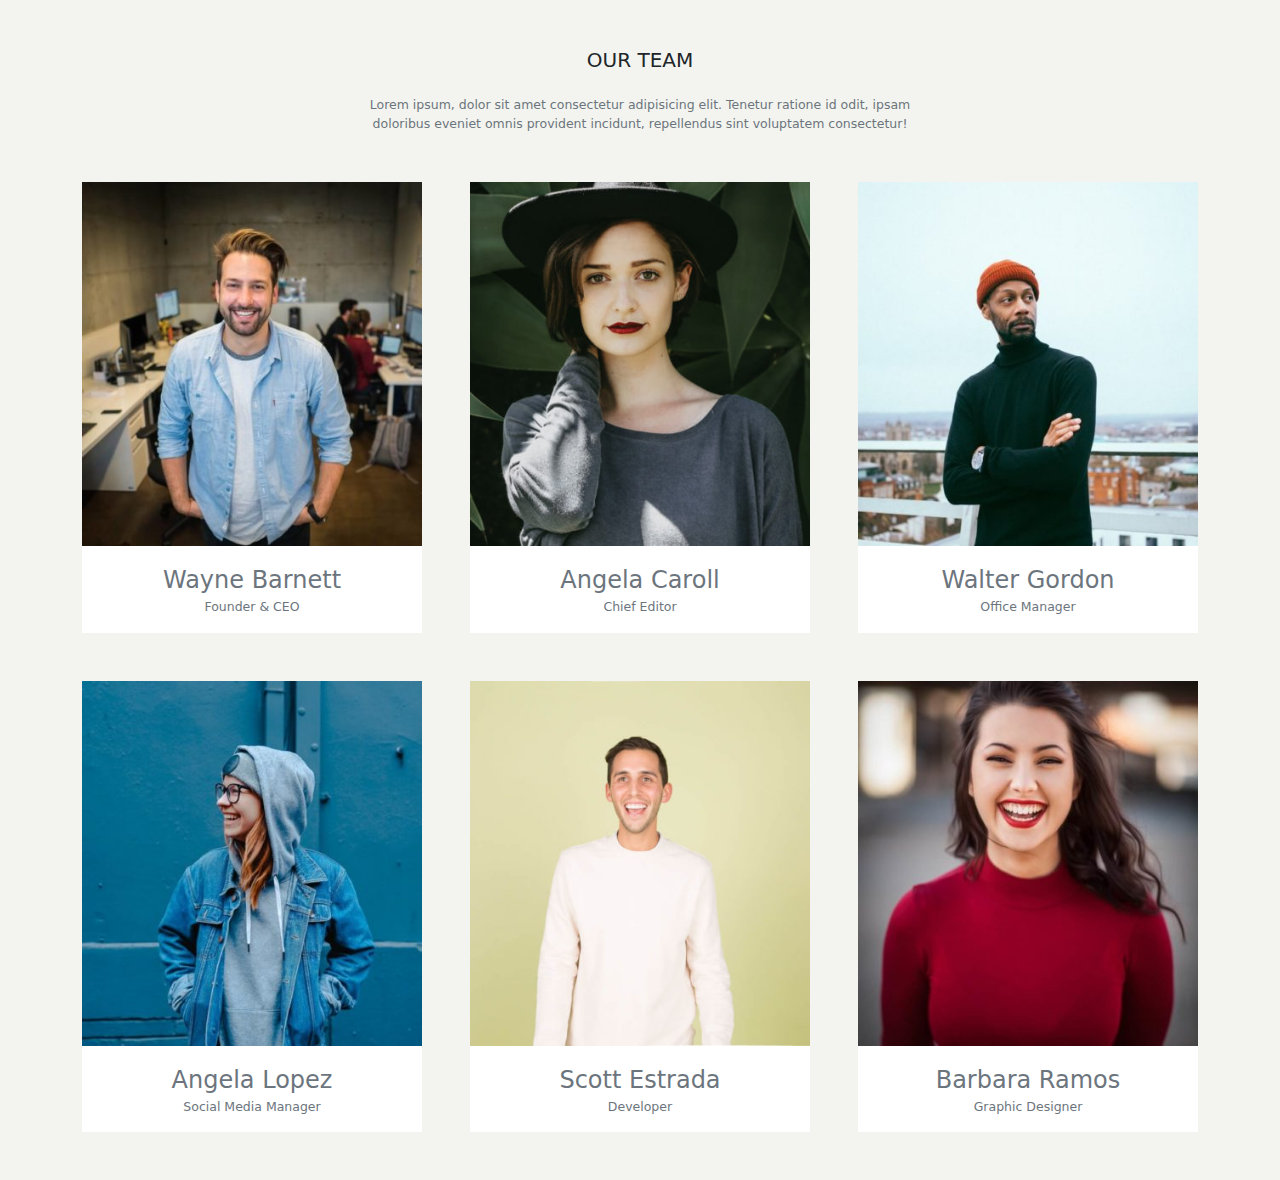
<file: bonus/index.html>
<!DOCTYPE html>
<html lang="en">
<head>
    <meta charset="UTF-8">
    <meta name="viewport" content="width=device-width, initial-scale=1.0">
    <link href="https://cdn.jsdelivr.net/npm/bootstrap@5.3.3/dist/css/bootstrap.min.css" rel="stylesheet" integrity="sha384-QWTKZyjpPEjISv5WaRU9OFeRpok6YctnYmDr5pNlyT2bRjXh0JMhjY6hW+ALEwIH" crossorigin="anonymous">
    <link rel="stylesheet" href="./css/style.css">
    <title>Our Team BONUS</title>
</head>
<body>
    <header class="mb-5">
        <div class="container">
            <h5 class="text-center mt-5 mb-4">OUR TEAM</h5>
            <p class="text-center w-50 m-auto text-secondary p-custom-header">Lorem ipsum, dolor sit amet consectetur adipisicing elit. Tenetur ratione id odit, ipsam doloribus eveniet omnis provident incidunt, repellendus sint voluptatem consectetur!</p>
        </div>
    </header>
    <main class="mb-5">
        <div class="container">
            <div id="cardContainer" class="text-center row g-5"></div>
        </div>
    </main>
    <script src="./js/script.js"></script>
</body>
</html>
</file>
<file: bonus/css/style.css>
*{
    margin: 0;
    padding: 0;
    box-sizing: border-box;
}

body{
    background-color: #F3F4EF;

}

.p-custom-header{
    font-size: 12.5px;
}

.custom-card{
    background-color: #fff;
    transition: all .25s;
}

.custom-card:hover{
    transform: scale(1.05);
}
</file>
